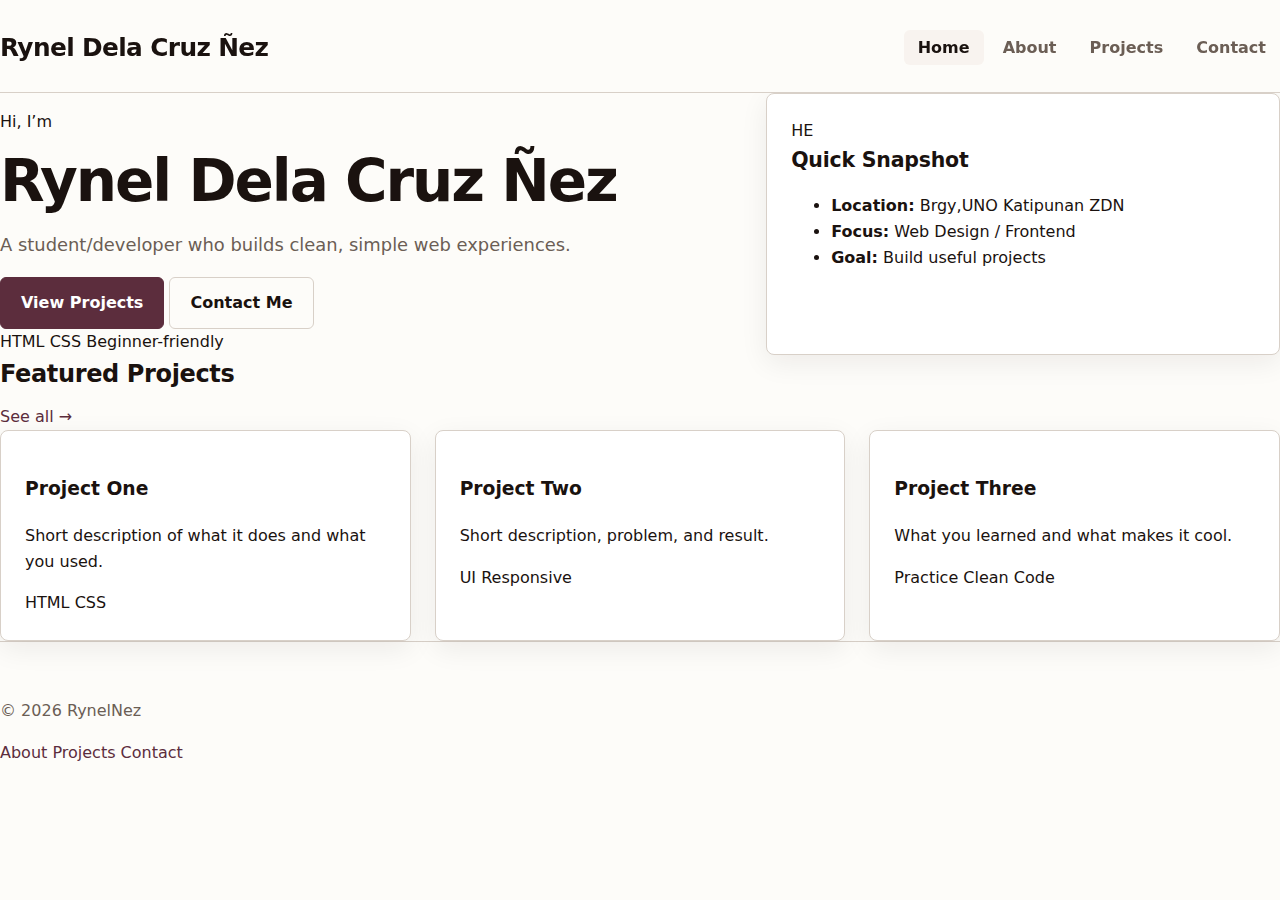
<file: portfolio updated/index.html>
<!DOCTYPE html>
<html lang="en">
  <head>
    <meta charset="UTF-8" />
    <meta name="viewport" content="width=device-width, initial-scale=1.0" />
    <title>Rynel Dela Cruz Ñez — Portfolio</title>
    <link rel="stylesheet" href="style.css" />
  </head>
  <body>
    <header class="site-header">
      <nav class="nav container">
        <a class="brand" href="index.html">Rynel Dela Cruz Ñez</a>
        <div class="links">
          <a class="active" href="index.html">Home</a>
          <a href="about.html">About</a>
          <a href="projects.html">Projects</a>
          <a href="contact.html">Contact</a>
        </div>
      </nav>
    </header>

    <main>
      <section class="hero">
        <div class="container hero-grid">
          <div>
            <p class="kicker">Hi, I’m</p>
            <h1>Rynel Dela Cruz Ñez</h1>
            <p class="lead">
              A student/developer who builds clean, simple web experiences.
            </p>
            <div class="cta">
              <a class="btn" href="projects.html">View Projects</a>
              <a class="btn btn-ghost" href="contact.html">Contact Me</a>
            </div>
            <div class="meta">
              <span class="pill">HTML</span>
              <span class="pill">CSS</span>
              <span class="pill">Beginner-friendly</span>
            </div>
          </div>

          <div class="card profile">
            <div class="avatar" aria-hidden="true">HE</div>
            <div>
              <h2 class="h3">Quick Snapshot</h2>
              <ul class="list">
                <li><strong>Location:</strong> Brgy,UNO Katipunan ZDN</li>
                <li><strong>Focus:</strong> Web Design / Frontend</li>
                <li><strong>Goal:</strong> Build useful projects</li>
              </ul>
            </div>
          </div>
        </div>
      </section>

      <section class="section">
        <div class="container">
          <div class="section-head">
            <h2>Featured Projects</h2>
            <a class="text-link" href="projects.html">See all →</a>
          </div>

          <div class="grid">
            <article class="card">
              <h3>Project One</h3>
              <p class="muted">
                Short description of what it does and what you used.
              </p>
              <div class="tags">
                <span class="tag">HTML</span>
                <span class="tag">CSS</span>
              </div>
            </article>

            <article class="card">
              <h3>Project Two</h3>
              <p class="muted">Short description, problem, and result.</p>
              <div class="tags">
                <span class="tag">UI</span>
                <span class="tag">Responsive</span>
              </div>
            </article>

            <article class="card">
              <h3>Project Three</h3>
              <p class="muted">What you learned and what makes it cool.</p>
              <div class="tags">
                <span class="tag">Practice</span>
                <span class="tag">Clean Code</span>
              </div>
            </article>
          </div>
        </div>
      </section>
    </main>

    <footer class="footer">
      <div class="container footer-grid">
        <p class="muted">© <span id="year">2026</span> RynelNez</p>
        <div class="footer-links">
          <a href="about.html">About</a>
          <a href="projects.html">Projects</a>
          <a href="contact.html">Contact</a>
        </div>
      </div>
    </footer>
  </body>
</html>
</file>
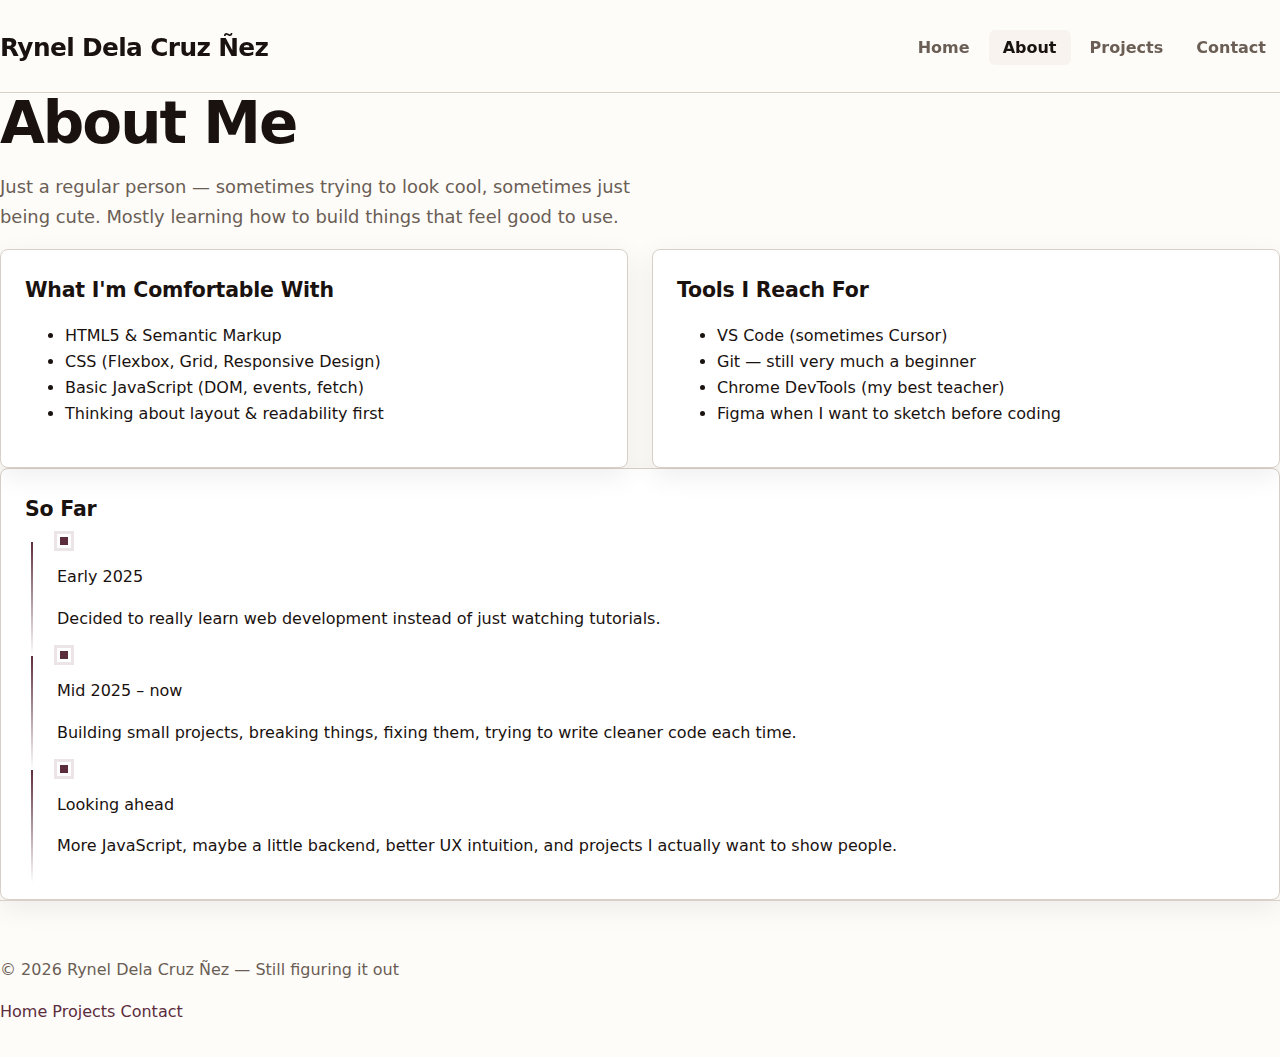
<file: portfolio updated/about.html>
<!DOCTYPE html>
<html lang="en">
<head>
  <meta charset="UTF-8" />
  <meta name="viewport" content="width=device-width, initial-scale=1.0" />
  <title>About — Rynel Dela Cruz Ñez</title>
  <link rel="stylesheet" href="style.css" />
</head>
<body>

  <header class="site-header">
    <nav class="nav container">
      <a class="brand" href="index.html">Rynel Dela Cruz Ñez</a>
      <div class="links">
        <a href="index.html">Home</a>
        <a class="active" href="about.html">About</a>
        <a href="projects.html">Projects</a>
        <a href="contact.html">Contact</a>
      </div>
    </nav>
  </header>

  <main class="section">
    <div class="container">

      <h1>About Me</h1>
      <p class="lead">
        Just a regular person — sometimes trying to look cool, sometimes just being cute. Mostly learning how to build things that feel good to use.
      </p>

      <div class="grid-2">

        <section class="card">
          <h2 class="h3">What I'm Comfortable With</h2>
          <ul class="list">
            <li>HTML5 & Semantic Markup</li>
            <li>CSS (Flexbox, Grid, Responsive Design)</li>
            <li>Basic JavaScript (DOM, events, fetch)</li>
            <li>Thinking about layout & readability first</li>
          </ul>
        </section>

        <section class="card">
          <h2 class="h3">Tools I Reach For</h2>
          <ul class="list">
            <li>VS Code (sometimes Cursor)</li>
            <li>Git — still very much a beginner</li>
            <li>Chrome DevTools (my best teacher)</li>
            <li>Figma when I want to sketch before coding</li>
          </ul>
        </section>

      </div>

      <section class="card timeline">
        <h2 class="h3">So Far</h2>

        <div class="timeline-item">
          <div class="dot" aria-hidden="true"></div>
          <div>
            <p class="muted">Early 2025</p>
            <p>Decided to really learn web development instead of just watching tutorials.</p>
          </div>
        </div>

        <div class="timeline-item">
          <div class="dot" aria-hidden="true"></div>
          <div>
            <p class="muted">Mid 2025 – now</p>
            <p>Building small projects, breaking things, fixing them, trying to write cleaner code each time.</p>
          </div>
        </div>

        <div class="timeline-item">
          <div class="dot" aria-hidden="true"></div>
          <div>
            <p class="muted">Looking ahead</p>
            <p>More JavaScript, maybe a little backend, better UX intuition, and projects I actually want to show people.</p>
          </div>
        </div>

      </section>

    </div>
  </main>

  <footer class="footer">
    <div class="container footer-grid">
      <p class="muted">© <span id="year">2025</span> Rynel Dela Cruz Ñez — Still figuring it out</p>
      <div class="footer-links">
        <a href="index.html">Home</a>
        <a href="projects.html">Projects</a>
        <a href="contact.html">Contact</a>
      </div>
    </div>
  </footer>

  <script>
    document.getElementById("year").textContent = new Date().getFullYear();
  </script>

</body>
</html>
</file>
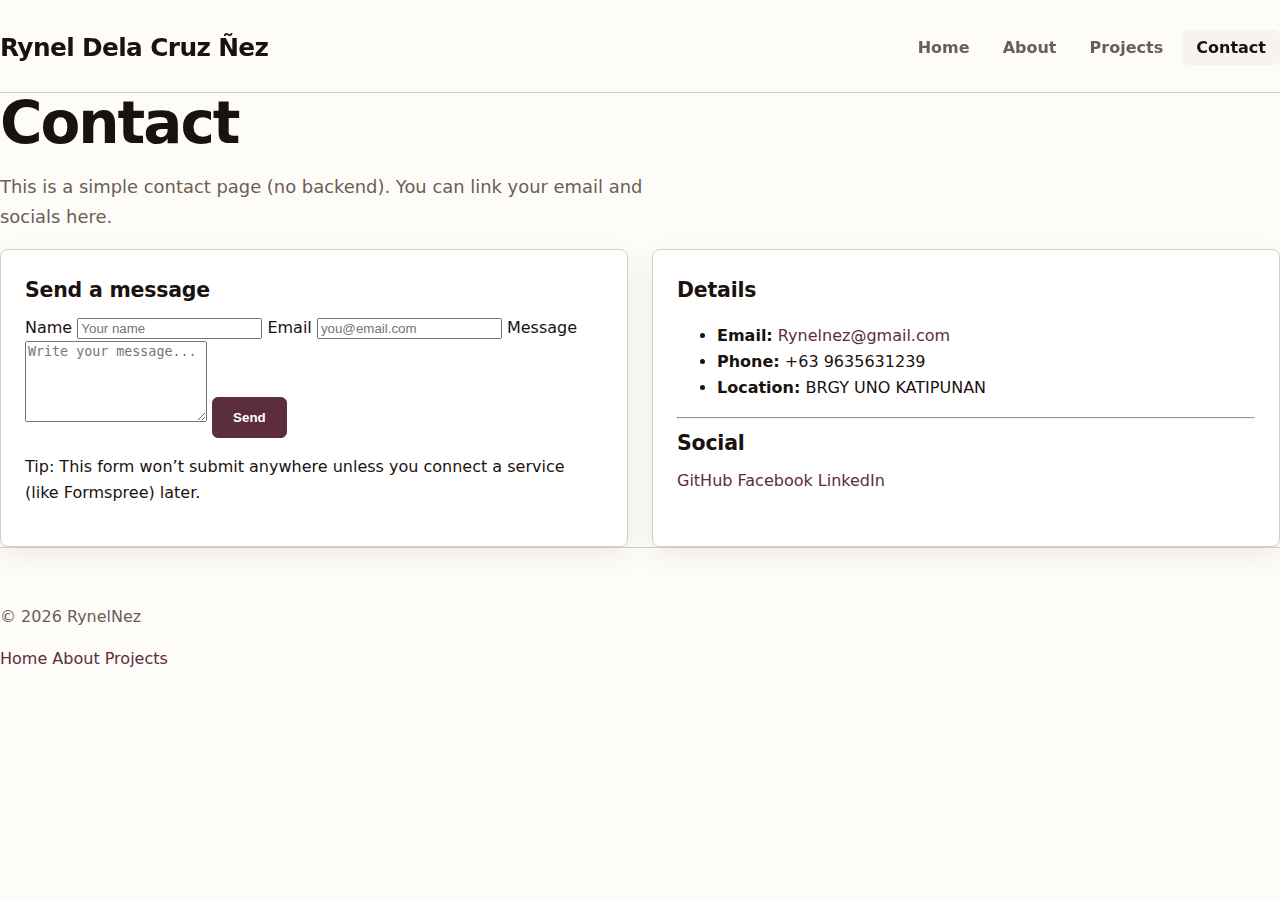
<file: portfolio updated/contact.html>
<!DOCTYPE html>
<html lang="en">
  <head>
    <meta charset="UTF-8" />
    <meta name="viewport" content="width=device-width, initial-scale=1.0" />
    <title>Contact — Rynel Dela Cruz Ñez</title>
    <link rel="stylesheet" href="style.css" />
  </head>
  <body>
    <header class="site-header">
      <nav class="nav container">
        <a class="brand" href="index.html">Rynel Dela Cruz Ñez</a>
        <div class="links">
          <a href="index.html">Home</a>
          <a href="about.html">About</a>
          <a href="projects.html">Projects</a>
          <a class="active" href="contact.html">Contact</a>
        </div>
      </nav>
    </header>

    <main class="section">
      <div class="container">
        <h1>Contact</h1>
        <p class="lead">
          This is a simple contact page (no backend). You can link your email and
          socials here.
        </p>

        <div class="grid-2">
          <section class="card">
            <h2 class="h3">Send a message</h2>
            <form class="form" action="#" method="post">
              <label>
                <span>Name</span>
                <input type="text" name="name" placeholder="Your name" />
              </label>
              <label>
                <span>Email</span>
                <input type="email" name="email" placeholder="you@email.com" />
              </label>
              <label>
                <span>Message</span>
                <textarea
                  name="message"
                  rows="5"
                  placeholder="Write your message..."
                ></textarea>
              </label>
              <button class="btn" type="submit">Send</button>
              <p class="muted small">
                Tip: This form won’t submit anywhere unless you connect a service
                (like Formspree) later.
              </p>
            </form>
          </section>

          <section class="card">
            <h2 class="h3">Details</h2>
            <ul class="list">
              <li>
                <strong>Email:</strong>
                <a href="mailto:you@example.com">Rynelnez@gmail.com</a>
              </li>
              <li><strong>Phone:</strong> +63 9635631239</li>
              <li><strong>Location:</strong> BRGY UNO KATIPUNAN</li>
            </ul>

            <hr class="sep" />

            <h3 class="h3">Social</h3>
            <div class="social">
              <a class="chip" href="#" aria-disabled="true">GitHub</a>
              <a class="chip" href="#" aria-disabled="true">Facebook</a>
              <a class="chip" href="#" aria-disabled="true">LinkedIn</a>
            </div>
          </section>
        </div>
      </div>
    </main>

    <footer class="footer">
      <div class="container footer-grid">
        <p class="muted">© <span id="year">2026</span> RynelNez</p>
        <div class="footer-links">
          <a href="index.html">Home</a>
          <a href="about.html">About</a>
          <a href="projects.html">Projects</a>
        </div>
      </div>
    </footer>
  </body>
</html>
</file>
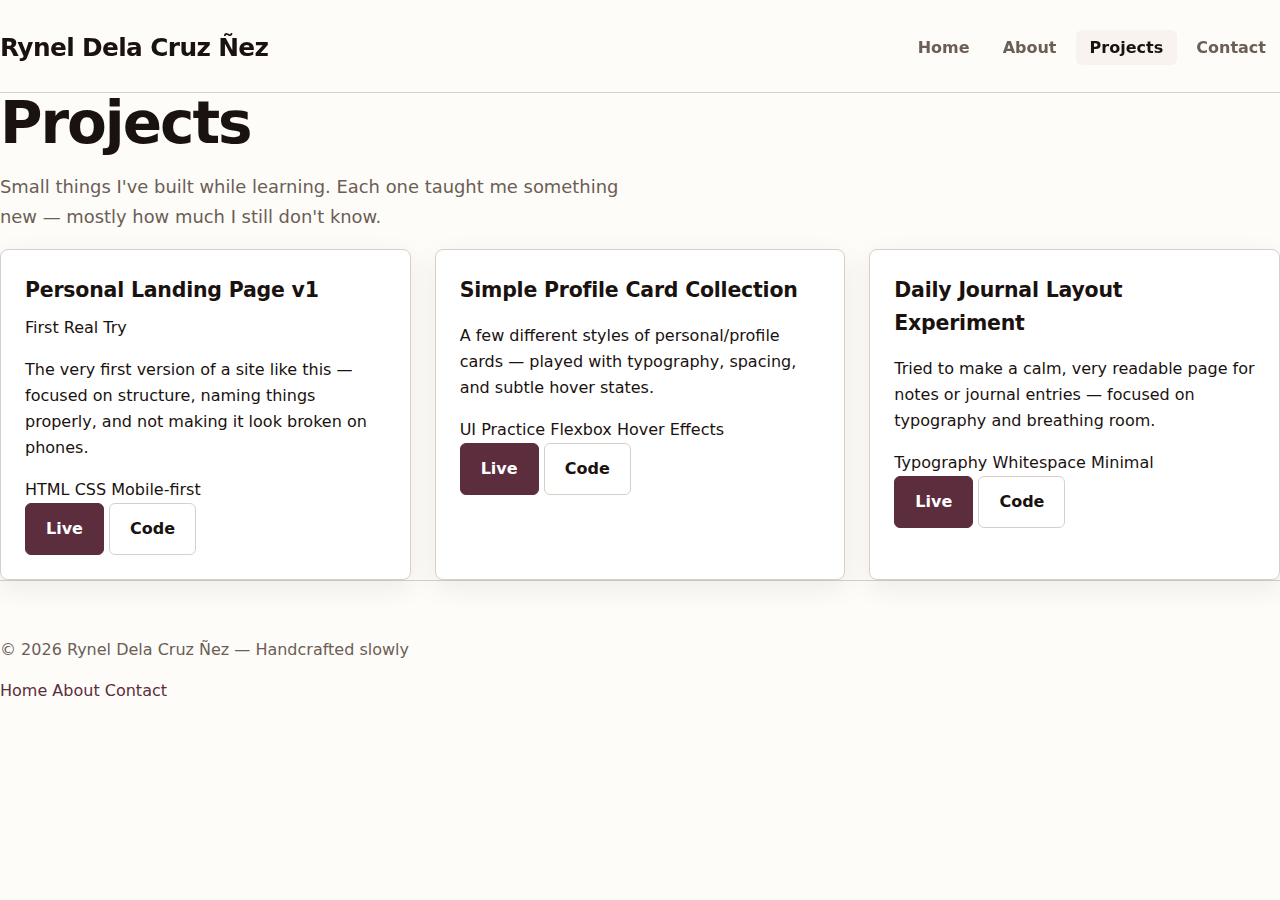
<file: portfolio updated/projects.html>
<!DOCTYPE html>
<html lang="en">
<head>
  <meta charset="UTF-8" />
  <meta name="viewport" content="width=device-width, initial-scale=1.0" />
  <title>Projects — Rynel Dela Cruz Ñez</title>
  <link rel="stylesheet" href="style.css" />
</head>
<body>

  <header class="site-header">
    <nav class="nav container">
      <a class="brand" href="index.html">Rynel Dela Cruz Ñez</a>
      <div class="links">
        <a href="index.html">Home</a>
        <a href="about.html">About</a>
        <a class="active" href="projects.html">Projects</a>
        <a href="contact.html">Contact</a>
      </div>
    </nav>
  </header>

  <main class="section">
    <div class="container">

      <h1>Projects</h1>
      <p class="lead">
        Small things I've built while learning. Each one taught me something new — mostly how much I still don't know.
      </p>

      <div class="grid">

        <article class="card project">
          <div class="project-top">
            <h2 class="h3">Personal Landing Page v1</h2>
            <span class="badge">First Real Try</span>
          </div>
          <p class="muted">
            The very first version of a site like this — focused on structure, naming things properly, and not making it look broken on phones.
          </p>
          <div class="tags">
            <span class="tag">HTML</span>
            <span class="tag">CSS</span>
            <span class="tag">Mobile-first</span>
          </div>
          <div class="actions">
            <a class="btn btn-small" href="#" aria-disabled="true">Live</a>
            <a class="btn btn-ghost btn-small" href="#" aria-disabled="true">Code</a>
          </div>
        </article>

        <article class="card project">
          <div class="project-top">
            <h2 class="h3">Simple Profile Card Collection</h2>
          </div>
          <p class="muted">
            A few different styles of personal/profile cards — played with typography, spacing, and subtle hover states.
          </p>
          <div class="tags">
            <span class="tag">UI Practice</span>
            <span class="tag">Flexbox</span>
            <span class="tag">Hover Effects</span>
          </div>
          <div class="actions">
            <a class="btn btn-small" href="#" aria-disabled="true">Live</a>
            <a class="btn btn-ghost btn-small" href="#" aria-disabled="true">Code</a>
          </div>
        </article>

        <article class="card project">
          <div class="project-top">
            <h2 class="h3">Daily Journal Layout Experiment</h2>
          </div>
          <p class="muted">
            Tried to make a calm, very readable page for notes or journal entries — focused on typography and breathing room.
          </p>
          <div class="tags">
            <span class="tag">Typography</span>
            <span class="tag">Whitespace</span>
            <span class="tag">Minimal</span>
          </div>
          <div class="actions">
            <a class="btn btn-small" href="#" aria-disabled="true">Live</a>
            <a class="btn btn-ghost btn-small" href="#" aria-disabled="true">Code</a>
          </div>
        </article>

      </div>

    </div>
  </main>

  <footer class="footer">
    <div class="container footer-grid">
      <p class="muted">© <span id="year">2025</span> Rynel Dela Cruz Ñez — Handcrafted slowly</p>
      <div class="footer-links">
        <a href="index.html">Home</a>
        <a href="about.html">About</a>
        <a href="contact.html">Contact</a>
      </div>
    </div>
  </footer>

  <script>
    document.getElementById("year").textContent = new Date().getFullYear();
  </script>

</body>
</html>
</file>
<file: portfolio updated/style.css>
:root {
  --bg:        #fdfcf9;          /* warm off-white / cream */
  --text:      #1a120f;          /* deep charcoal */
  --muted:     #6b5e55;          /* warm muted brown-gray */
  --border:    #d8d0c8;          /* soft taupe border */
  --card:      #ffffff;
  --shadow:    0 8px 28px rgba(26, 18, 15, 0.07);  /* softer, warmer shadow */
  --accent:    #5c2d3d;          /* deep muted burgundy — unique classic accent */
  --accent-2:  #7a3e52;
  --gold:      #b89778;          /* subtle warm gold for special highlights */
  --radius:    8px;              /* smaller, more classic radius */
  --container: 1020px;           /* slightly wider for classic editorial feel */
}

* {
  box-sizing: border-box;
}

html, body {
  height: 100%;
}

body {
  margin: 0;
  font-family: system-ui, -apple-system, BlinkMacOSystemFont, "Segoe UI", Roboto, "Helvetica Neue", Arial, "Noto Sans", sans-serif;
  line-height: 1.62;
  color: var(--text);
  background: var(--bg);
  -webkit-font-smoothing: antialiased;
}

a {
  color: var(--accent);
  text-decoration: none;
}

a:hover {
  text-decoration: underline;
  text-underline-offset: 3px;
}

a:focus-visible,
button:focus-visible,
input:focus-visible,
textarea:focus-visible {
  outline: 2px solid var(--accent);
  outline-offset: 3px;
}

/* ── Header ─────────────────────────────────────────────── */
.site-header {
  position: sticky;
  top: 0;
  z-index: 10;
  background: rgba(253, 252, 249, 0.92);
  backdrop-filter: blur(12px);
  border-bottom: 1px solid var(--border);
}

.nav {
  display: flex;
  align-items: center;
  justify-content: space-between;
  padding: 28px 0 24px;
  gap: 20px;
}

.brand {
  font-size: 1.55rem;
  font-weight: 800;
  letter-spacing: -0.025em;
  color: var(--text);
}

.links a {
  color: var(--muted);
  font-weight: 600;
  padding: 8px 14px;
  border-radius: 6px;
  transition: all 0.18s ease;
}

.links a:hover,
.links a.active {
  color: var(--text);
  background: rgba(188, 143, 120, 0.08);  /* very subtle gold tint */
}

/* ── Typography ─────────────────────────────────────────── */
h1 {
  margin: 0 0 14px;
  font-size: clamp(42px, 7vw, 58px);
  line-height: 1.05;
  letter-spacing: -0.035em;
  font-weight: 800;
}

h2 {
  margin: 0 0 10px;
  font-weight: 700;
  letter-spacing: -0.015em;
}

.h3 {
  font-size: 1.28rem;
  font-weight: 700;
  letter-spacing: -0.01em;
  margin: 0 0 8px;
}

.lead {
  color: var(--muted);
  font-size: 1.12rem;
  max-width: 58ch;
  line-height: 1.65;
}

/* ── Buttons ────────────────────────────────────────────── */
.btn {
  display: inline-flex;
  align-items: center;
  justify-content: center;
  background: var(--accent);
  color: white;
  border: 1px solid var(--accent);
  padding: 12px 20px;
  border-radius: 6px;
  font-weight: 700;
  transition: all 0.2s ease;
}

.btn:hover {
  background: var(--accent-2);
  border-color: var(--accent-2);
  transform: translateY(-1px);
}

.btn-ghost {
  background: transparent;
  color: var(--text);
  border-color: var(--border);
}

.btn-ghost:hover {
  background: rgba(188, 143, 120, 0.06);
  border-color: #c5b8ad;
}

/* ── Cards & Containers ─────────────────────────────────── */
.card {
  border: 1px solid var(--border);
  background: var(--card);
  border-radius: var(--radius);
  padding: 24px;
  box-shadow: var(--shadow);
}

.grid, .grid-2, .hero-grid {
  display: grid;
  gap: 24px;
}

@media (min-width: 880px) {
  .grid   { grid-template-columns: repeat(3, 1fr); }
  .grid-2 { grid-template-columns: repeat(2, 1fr); }
  .hero-grid { grid-template-columns: 1.3fr 0.9fr; }
}

@media (max-width: 879px) {
  .hero-grid, .grid { grid-template-columns: 1fr; }
}

/* ── Other small tweaks ─────────────────────────────────── */
.timeline-item {
  position: relative;
  padding-left: 32px;
}

.timeline-item::before {
  content: "";
  position: absolute;
  left: 6px;
  top: 8px;
  bottom: -24px;
  width: 2px;
  background: linear-gradient(to bottom, var(--accent) 0%, transparent 100%);
}

.dot {
  width: 14px;
  height: 14px;
  background: var(--accent);
  border: 3px solid var(--card);
  box-shadow: 0 0 0 3px rgba(92, 45, 61, 0.12);
}

/* Footer */
.footer {
  border-top: 1px solid var(--border);
  padding: 40px 0 32px;
  color: var(--muted);
}

.footer-links a:hover {
  color: var(--accent);
}
</file>
